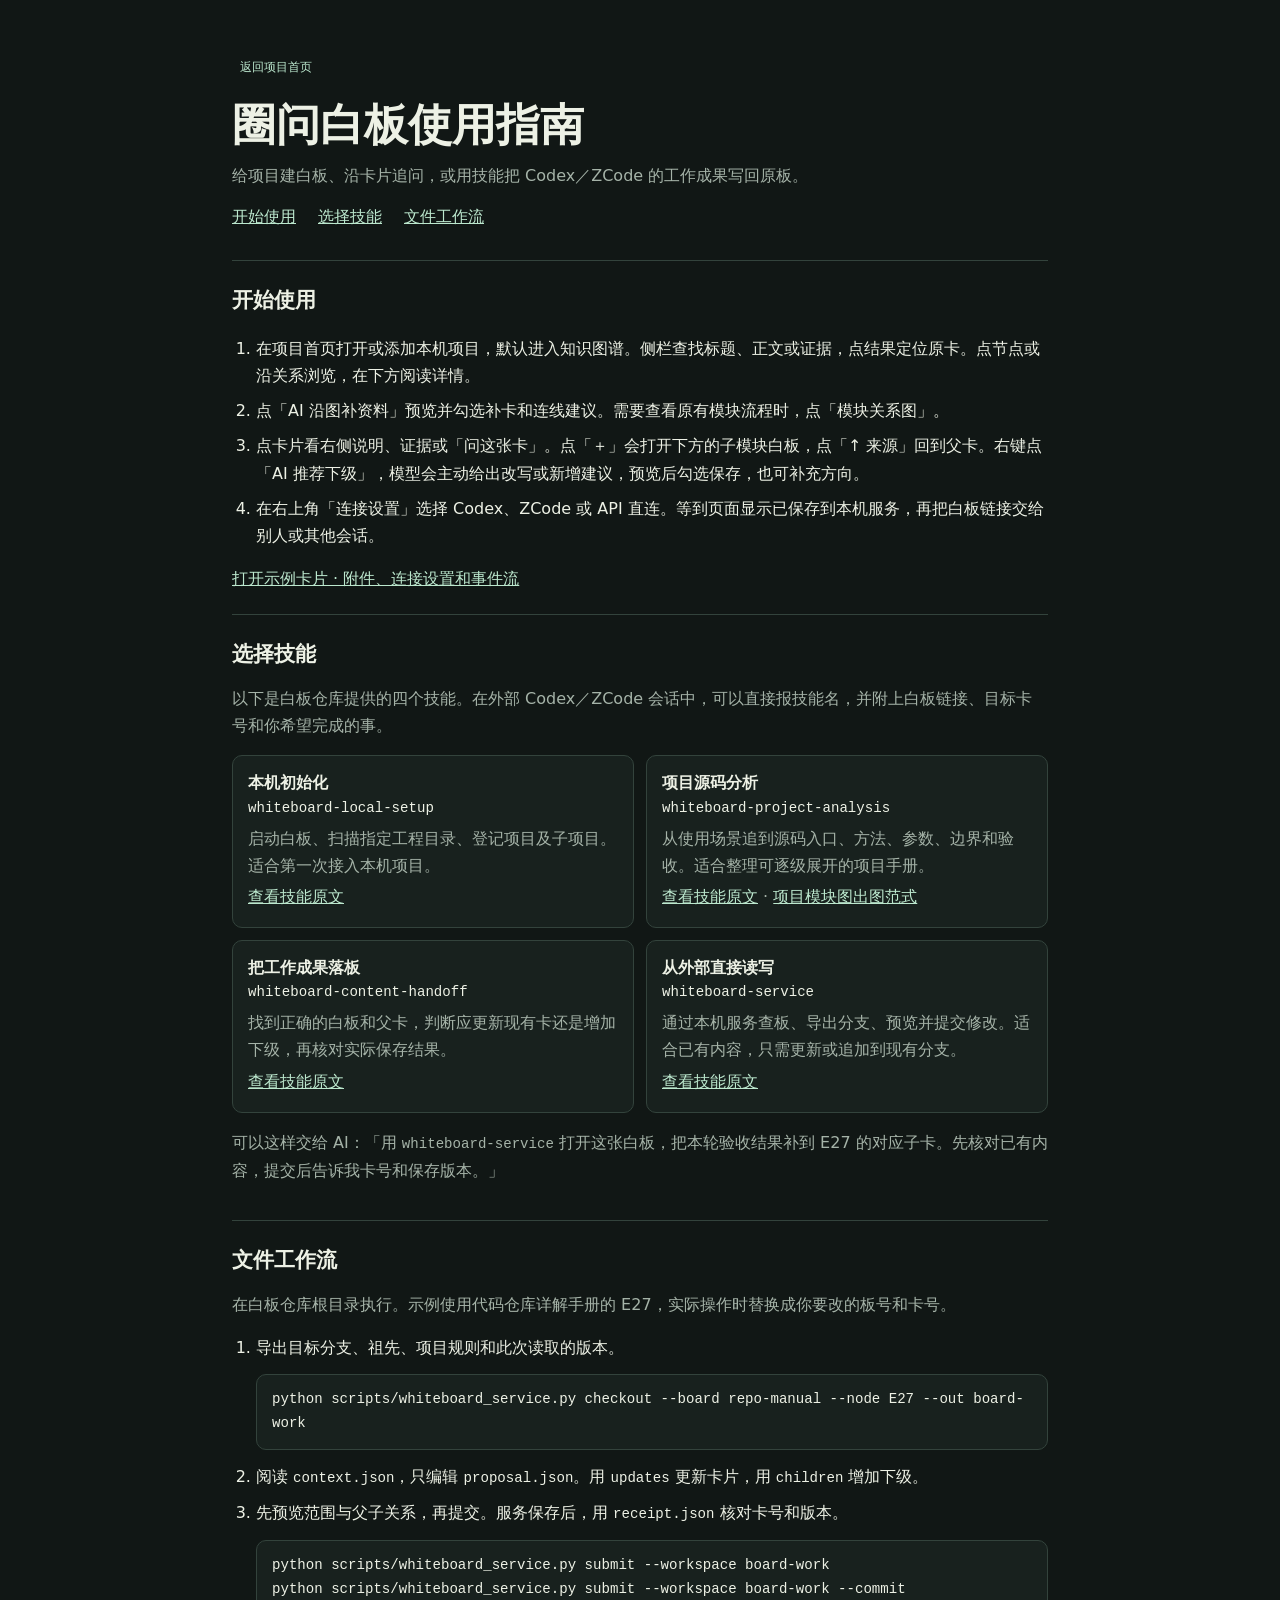
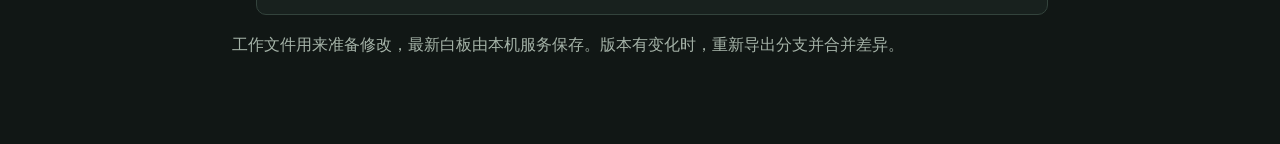
<file: guide.html>
<!doctype html>
<html lang="zh-CN">
<head>
  <meta charset="utf-8">
  <meta name="viewport" content="width=device-width, initial-scale=1">
  <title>圈问白板使用指南</title>
  <link rel="stylesheet" href="/styles.css">
</head>
<body>
  <main class="guide-page">
    <header class="guide-header">
      <a class="tool-button" href="/">返回项目首页</a>
      <h1>圈问白板使用指南</h1>
      <p>给项目建白板、沿卡片追问，或用技能把 Codex／ZCode 的工作成果写回原板。</p>
      <nav class="guide-nav" aria-label="指南章节">
        <a href="#start">开始使用</a>
        <a href="#skills">选择技能</a>
        <a href="#files">文件工作流</a>
      </nav>
    </header>

    <section id="start" aria-labelledby="guide-start">
      <h2 id="guide-start">开始使用</h2>
      <ol>
        <li>在项目首页打开或添加本机项目，默认进入知识图谱。侧栏查找标题、正文或证据，点结果定位原卡。点节点或沿关系浏览，在下方阅读详情。</li>
        <li>点「AI 沿图补资料」预览并勾选补卡和连线建议。需要查看原有模块流程时，点「模块关系图」。</li>
        <li>点卡片看右侧说明、证据或「问这张卡」。点「＋」会打开下方的子模块白板，点「↑ 来源」回到父卡。右键点「AI 推荐下级」，模型会主动给出改写或新增建议，预览后勾选保存，也可补充方向。</li>
        <li>在右上角「连接设置」选择 Codex、ZCode 或 API 直连。等到页面显示已保存到本机服务，再把白板链接交给别人或其他会话。</li>
      </ol>
      <a href="/?board=repo-manual#E27">打开示例卡片 · 附件、连接设置和事件流</a>
    </section>

    <section id="skills" aria-labelledby="guide-skills">
      <h2 id="guide-skills">选择技能</h2>
      <p>以下是白板仓库提供的四个技能。在外部 Codex／ZCode 会话中，可以直接报技能名，并附上白板链接、目标卡号和你希望完成的事。</p>
      <dl class="guide-skills">
        <div>
          <dt>本机初始化 <code>whiteboard-local-setup</code></dt>
          <dd>启动白板、扫描指定工程目录、登记项目及子项目。适合第一次接入本机项目。</dd>
          <dd><a href="/guide/skills/whiteboard-local-setup">查看技能原文</a></dd>
        </div>
        <div>
          <dt>项目源码分析 <code>whiteboard-project-analysis</code></dt>
          <dd>从使用场景追到源码入口、方法、参数、边界和验收。适合整理可逐级展开的项目手册。</dd>
          <dd><a href="/guide/skills/whiteboard-project-analysis">查看技能原文</a> · <a href="/guide/module-diagram-pattern">项目模块图出图范式</a></dd>
        </div>
        <div>
          <dt>把工作成果落板 <code>whiteboard-content-handoff</code></dt>
          <dd>找到正确的白板和父卡，判断应更新现有卡还是增加下级，再核对实际保存结果。</dd>
          <dd><a href="/guide/skills/whiteboard-content-handoff">查看技能原文</a></dd>
        </div>
        <div>
          <dt>从外部直接读写 <code>whiteboard-service</code></dt>
          <dd>通过本机服务查板、导出分支、预览并提交修改。适合已有内容，只需更新或追加到现有分支。</dd>
          <dd><a href="/guide/skills/whiteboard-service">查看技能原文</a></dd>
        </div>
      </dl>
      <p>可以这样交给 AI：「用 <code>whiteboard-service</code> 打开这张白板，把本轮验收结果补到 E27 的对应子卡。先核对已有内容，提交后告诉我卡号和保存版本。」</p>
    </section>

    <section id="files" aria-labelledby="guide-files">
      <h2 id="guide-files">文件工作流</h2>
      <p>在白板仓库根目录执行。示例使用代码仓库详解手册的 E27，实际操作时替换成你要改的板号和卡号。</p>
      <ol>
        <li>导出目标分支、祖先、项目规则和此次读取的版本。
          <pre><code>python scripts/whiteboard_service.py checkout --board repo-manual --node E27 --out board-work</code></pre>
        </li>
        <li>阅读 <code>context.json</code>，只编辑 <code>proposal.json</code>。用 <code>updates</code> 更新卡片，用 <code>children</code> 增加下级。</li>
        <li>先预览范围与父子关系，再提交。服务保存后，用 <code>receipt.json</code> 核对卡号和版本。
          <pre><code>python scripts/whiteboard_service.py submit --workspace board-work
python scripts/whiteboard_service.py submit --workspace board-work --commit</code></pre>
        </li>
      </ol>
      <p>工作文件用来准备修改，最新白板由本机服务保存。版本有变化时，重新导出分支并合并差异。</p>
    </section>
  </main>
</body>
</html>
</file>
<file: styles.css>
:root {
  color-scheme: dark;
  font-family: "Microsoft YaHei UI", "PingFang SC", "Noto Sans CJK SC", system-ui, sans-serif;
  color: #edf1e5;
  background: #111715;
  --surface: #18211e;
  --panel-border: #33433c;
  --muted: #a5b3a8;
  --mint: #bce8ce;
  --teal: #77d4ac;
  --mono: "Cascadia Code", Consolas, "SFMono-Regular", monospace;
}

*, *::before, *::after { box-sizing: border-box; }

body { margin: 0; }
.guide-page { max-width: 920px; margin: 0 auto; padding: clamp(18px, 5vw, 52px); line-height: 1.7; }
.guide-header { margin-bottom: 30px; }
.guide-header h1 { margin: 16px 0 0; font-size: clamp(28px, 5vw, 44px); line-height: 1.2; }
.guide-page h2 { margin: 0 0 12px; font-size: 21px; }
.guide-page p { margin: 10px 0 14px; color: var(--muted); }
.guide-page section { padding: 22px 0; border-top: 1px solid var(--panel-border); }
.guide-page a { color: var(--mint); }
.guide-header > a { display: inline-flex; align-items: center; text-decoration: none; }
.guide-nav { display: flex; flex-wrap: wrap; gap: 10px 22px; }
.guide-page ol { padding-inline-start: 1.5em; }
.guide-page li + li { margin-top: 8px; }
.guide-skills { display: grid; grid-template-columns: repeat(auto-fit, minmax(min(100%, 305px), 1fr)); gap: 12px; }
.guide-skills > div, .guide-page pre { background: var(--surface); border: 1px solid var(--panel-border); border-radius: 10px; padding: 13px 15px; }
.guide-skills dt { font-weight: 700; }
.guide-skills dt code { display: block; font-weight: 400; overflow-wrap: anywhere; }
.guide-skills dd { margin: 4px 0; color: var(--muted); }
.guide-page code { font-family: var(--mono); font-size: .88em; }
.guide-page pre { white-space: pre-wrap; overflow-wrap: anywhere; }
.board-sync-status { display: flex; align-items: center; justify-content: flex-end; flex-wrap: wrap; gap: 8px; padding: 7px clamp(16px, 3.4vw, 54px); color: var(--muted); font-size: 12px; }
.board-sync-status[data-state="error"] { color: #f1c9a7; }
.board-sync-status[hidden] { display: none; }
.board-versions-dialog { width: min(720px, calc(100vw - 32px)); max-height: 85vh; overflow-y: auto; }
.board-version-list { list-style: none; padding: 0; margin: 18px 0; }
.board-version-row { display: flex; justify-content: space-between; align-items: center; flex-wrap: wrap; gap: 10px; padding: 10px 0; border-bottom: 1px solid var(--panel-border); }
.board-version-time { display: block; margin-top: 4px; font-size: 12px; color: var(--muted); }
.board-version-actions { display: flex; flex-wrap: wrap; gap: 6px; }
.board-version-preview { max-height: 320px; overflow: auto; white-space: pre-wrap; overflow-wrap: anywhere; font-size: 13px; line-height: 1.65; }
button, textarea, input, select { font: inherit; }
button { cursor: pointer; }
button:disabled { cursor: default; }

button:focus-visible, textarea:focus-visible, input:focus-visible, select:focus-visible, summary:focus-visible {
  outline: 2px solid var(--teal);
  outline-offset: 3px;
}

.app-shell {
  max-width: 1800px;
  margin: 0 auto;
  padding: 0 clamp(16px, 3.4vw, 54px) 28px;
}

.masthead {
  min-height: 111px;
  display: flex;
  align-items: center;
  justify-content: space-between;
  gap: 20px;
}

.brand { display: flex; align-items: center; gap: 14px; }
.brand-mark {
  display: grid;
  place-items: center;
  width: 45px;
  height: 45px;
  border: 1px solid #466454;
  border-radius: 13px;
  color: var(--mint);
  background: #25392f;
}

.brand-mark svg {
  width: 31px;
  height: 31px;
  fill: none;
  stroke: currentColor;
  stroke-width: 1.65;
  stroke-linecap: round;
  stroke-linejoin: round;
}

.masthead-kicker, .overline {
  margin: 0;
  font-size: 11px;
  font-weight: 650;
  letter-spacing: 0.16em;
  color: var(--muted);
}

.masthead h1 {
  margin: 4px 0 0;
  font-size: clamp(25px, 3vw, 34px);
  font-weight: 690;
  line-height: 1.12;
  letter-spacing: 0.045em;
}

.workspace-nav {
  display: flex;
  align-items: center;
  justify-content: center;
  flex-wrap: wrap;
  min-width: 0;
  gap: 8px;
}

.board-picker {
  position: relative;
  display: flex;
  align-items: center;
  min-width: 0;
  gap: 10px;
  padding: 6px 8px 6px 12px;
  border: 1px solid #466454;
  border-radius: 10px;
  background: #21332a;
  color: var(--mint);
  font-size: 12px;
  font-weight: 650;
  white-space: nowrap;
}

.board-picker select {
  width: clamp(112px, 17vw, 206px);
  min-width: 0;
  min-height: 36px;
  padding: 5px 9px;
  border: 1px solid #527462;
  border-radius: 6px;
  background: #14221b;
  color: #edf1e5;
  font-size: 14px;
  cursor: pointer;
}

.board-picker select:disabled { cursor: default; opacity: 0.75; }

#board-manage {
  flex-shrink: 0;
  min-height: 36px;
  padding-inline: 9px;
  color: var(--mint);
}

#board-manage[aria-expanded="true"] { background: #2b3c33; }

#local-project-link, #close-project { flex-shrink: 0; padding-inline: 10px; text-decoration: none; }
#local-project-link[aria-current="page"] { background: #2b3c33; color: var(--mint); }
:is(#local-project-link, #close-project):focus-visible { outline: 2px solid var(--teal); outline-offset: 3px; }

#project-context > h2 { margin: 9px 0 3px; font-size: clamp(24px, 3vw, 34px); line-height: 1.25; }
#project-context-error { color: #ffceac; }
.project-breadcrumb ol { display: flex; flex-wrap: wrap; align-items: baseline; gap: 4px 9px; margin: 0; padding: 0; list-style: none; font-size: 13px; }
.project-breadcrumb li + li::before { content: "/"; margin-inline-end: 9px; color: var(--muted); }
.project-breadcrumb a, .local-project-descendants a { color: var(--mint); overflow-wrap: anywhere; text-underline-offset: 3px; }

#board-actions {
  position: absolute;
  z-index: 11;
  top: calc(100% + 6px);
  right: 0;
  min-width: 140px;
  padding: 5px;
  display: grid;
  gap: 3px;
  border: 1px solid var(--panel-border);
  border-radius: 8px;
  background: #1e2d25;
  box-shadow: 0 8px 24px #0a150fbd;
}

#board-actions button { justify-content: flex-start; padding-inline: 10px; }
#board-actions button:disabled { opacity: 0.55; }
#board-delete:not(:disabled) { color: #f3b4a7; }
#board-lifecycle-status { margin: 0 0 10px; color: var(--muted); font-size: 13px; }
#board-lifecycle-status:empty { margin: 0; }

.project-home-header, .home-board-header {
  display: flex;
  align-items: center;
  flex-wrap: wrap;
  justify-content: space-between;
  gap: 12px;
}

#local-projects-heading { margin: 0; font-size: clamp(25px, 3vw, 36px); }
.home-board-header h3 { margin: 0; font-size: 17px; }
.home-board-actions { display: flex; flex-wrap: wrap; gap: 8px; }
#board-import-file { max-width: 100%; }
#board-import-preview:empty { display: none; }
.project-home-header p, .home-board-header p { margin: 6px 0 0; color: var(--muted); font-size: 14px; line-height: 1.55; }
.home-board-section { margin-top: 22px; padding-top: 14px; border-top: 1px solid var(--panel-border); }
.home-board-section > .local-project-cards:not(:empty) { margin-top: 12px; }
.home-board-section > .local-project-cards:empty { display: none; }

.local-project-finder {
  max-width: 800px;
  margin-top: 18px;
  padding: 12px 15px;
  border: 1px solid var(--panel-border);
  border-radius: 10px;
  background: var(--surface);
}

.local-project-finder[open] summary { margin-bottom: 12px; }
#local-project-question-form { display: flex; flex-wrap: wrap; gap: 8px; }
#local-project-question { flex: 1 1 220px; min-width: 0; }
#local-project-find { flex: 0 0 auto; justify-content: center; padding-inline: 20px; }
#local-project-find-status:empty, #local-project-choices:empty { display: none; }
#local-project-find-status, #local-project-count { margin: 12px 0 0; color: var(--muted); font-size: 13px; }
#local-project-matches { display: grid; gap: 10px; margin-top: 12px; }
#local-project-choices { display: flex; flex-wrap: wrap; gap: 6px; }
#local-project-choices button { justify-content: start; text-align: start; white-space: normal; overflow-wrap: anywhere; }
#local-project-choices button[aria-pressed="true"] { border-color: #6fa587; background: #2b3c33; color: var(--mint); }
#local-project-preview .local-project-card { background: #1e2b24; border-color: #466454; }
#local-project-preview h3 { margin: 0; font-size: 17px; }
#local-project-preview .submit-button { flex: 0 0 auto; }

.local-project-browse { margin-top: 22px; padding-top: 13px; border-top: 1px solid var(--panel-border); }
:is(.local-project-browse, .local-project-finder, #home-examples) > summary {
  width: fit-content;
  cursor: pointer;
  padding-block: 5px;
  color: var(--mint);
}
.local-project-browse[open] summary { margin-bottom: 12px; }
#local-project-count { margin-bottom: 14px; }

.local-project-filters { display: flex; flex-wrap: wrap; gap: 8px; }
#local-project-question, .local-project-filters input, .local-project-filters select {
  min-height: 40px;
  padding: 7px 10px;
  border: 1px solid #466454;
  border-radius: 7px;
  background: #18241e;
  color: inherit;
  font-size: 14px;
}

.local-project-filters input { width: min(245px, 100%); }
#local-project-question::placeholder, .local-project-filters input::placeholder { color: var(--muted); }

.local-project-cards {
  display: grid;
  grid-template-columns: repeat(auto-fill, minmax(min(100%, 290px), 1fr));
  gap: 14px;
}

.local-project-card {
  display: flex;
  flex-direction: column;
  gap: 10px;
  min-width: 0;
  padding: 16px;
  border: 1px solid var(--panel-border);
  border-radius: 10px;
  background: var(--surface);
}

.local-project-card :is(h3, h4) { margin: 0; font-size: 17px; overflow-wrap: anywhere; }
.local-project-category { margin: 0; color: var(--teal); font-size: 12px; }
.local-project-description { flex: 1; margin: 0; color: var(--muted); font-size: 13px; line-height: 1.6; }
.local-project-path {
  padding: 8px;
  border-radius: 5px;
  background: #111916;
  color: var(--mint);
  font: 12px / 1.5 var(--mono);
  overflow-wrap: anywhere;
}

.local-project-actions { display: flex; flex-wrap: wrap; gap: 8px; }
.local-project-actions :is(a, button) { min-height: 34px; padding-inline: 10px; font-size: 13px; text-decoration: none; }
.local-project-actions a { flex: 0 0 auto; }
#local-project-more { margin-top: 12px; border-color: var(--panel-border); }
.local-project-feedback { margin: 0; color: var(--mint); font-size: 12px; }
.local-project-feedback:empty { margin-top: -10px; }
.local-project-descendants { padding-top: 6px; border-top: 1px solid var(--panel-border); font-size: 13px; }
.local-project-descendants ul { display: grid; gap: 7px; margin: 4px 0 0; padding-inline-start: 19px; }

.board-dialog {
  width: min(360px, calc(100% - 32px));
  padding: 20px;
  border: 1px solid #466454;
  border-radius: 13px;
  background: var(--surface);
  color: inherit;
  box-shadow: 0 12px 38px #0006;
}

.board-dialog::backdrop { background: #080d0bbf; }
.board-dialog h2, #board-empty-state h2 { margin: 0 0 12px; font-size: 18px; font-weight: 680; }
.board-dialog label, .board-dialog p { color: var(--muted); font-size: 13px; line-height: 1.5; }
.board-dialog p { margin: 0; overflow-wrap: anywhere; }
.board-dialog label { display: block; margin-bottom: 6px; }
.board-dialog input, .board-dialog textarea {
  width: 100%;
  min-height: 36px;
  padding: 6px 8px;
  border: 1px solid #46584f;
  border-radius: 6px;
  background: #141c19;
  color: inherit;
}

.board-dialog .board-dialog-scope { margin-bottom: 14px; }
.board-dialog textarea { resize: vertical; font: inherit; }

#response-preview-dialog { width: min(580px, calc(100% - 32px)); }
#response-preview-text {
  max-height: min(310px, 44dvh);
  overflow: auto;
  margin: 12px 0 0;
  padding: 10px;
  border: 1px solid var(--panel-border);
  border-radius: 6px;
  background: #141c19;
  font: 12px/1.55 var(--mono);
  white-space: pre-wrap;
  overflow-wrap: anywhere;
}

.board-repository-field { margin-top: 14px; }
.board-dialog .board-field-hint { margin-top: 6px; }
.board-dialog .board-dialog-error { margin-top: 8px; color: #f3b4a7; }
.board-dialog-actions { display: flex; justify-content: flex-end; gap: 8px; margin-top: 17px; }
.board-dialog-actions .tool-button { padding-inline: 10px; }
.board-dialog-actions .board-delete-confirm { border-color: #98685d; background: #522e29; color: #ffd7cf; }
.board-dialog-actions .board-delete-confirm:hover { background: #693a33; }
#board-empty-state {
  min-height: 280px;
  display: grid;
  place-content: center;
  justify-items: center;
  padding: 24px;
  border: 1px solid var(--panel-border);
  border-radius: 15px;
  background: var(--surface);
}

.demo-label {
  display: flex;
  align-items: center;
  gap: 8px;
  padding: 7px 11px;
  border: 1px solid var(--panel-border);
  border-radius: 99px;
  color: var(--muted);
  font-size: 12px;
  white-space: nowrap;
}

.connection-dot, .legend-dot {
  display: inline-block;
  width: 6px;
  height: 6px;
  border-radius: 50%;
  background: var(--teal);
}

.connection-area { display: flex; align-items: center; gap: 8px; }
.connection-settings { position: relative; color: var(--muted); font-size: 12px; }
.connection-settings summary { padding: 7px 4px; cursor: pointer; white-space: nowrap; }
.connection-fields {
  position: absolute;
  z-index: 10;
  top: calc(100% + 6px);
  right: 0;
  width: 218px;
  padding: 12px;
  display: grid;
  gap: 6px;
  border: 1px solid var(--panel-border);
  border-radius: 9px;
  background: #1e2d25;
  box-shadow: 0 8px 24px #0a150fbd;
}
.connection-fields :is(input, select) {
  width: 100%;
  min-height: 32px;
  padding: 4px 7px;
  border: 1px solid #46584f;
  border-radius: 6px;
  color: #eef4ee;
  background: #141c19;
}
.connection-fields input::placeholder { color: #a1b3a7; }

.workspace {
  display: grid;
  grid-template-columns: minmax(0, 1fr) minmax(282px, 324px);
  align-items: stretch;
  gap: 16px;
}

.canvas-panel, .context-panel {
  min-width: 0;
  display: flex;
  flex-direction: column;
  border: 1px solid var(--panel-border);
  border-radius: 15px;
  background: var(--surface);
  overflow: hidden;
}

.canvas-bar {
  position: relative;
  min-height: 77px;
  display: flex;
  align-items: center;
  justify-content: space-between;
  gap: 14px;
  padding: 13px 19px;
  border-bottom: 1px solid var(--panel-border);
}

.canvas-name h2 {
  margin: 4px 0 0;
  font-size: clamp(15px, 1.6vw, 21px);
  font-weight: 680;
  letter-spacing: 0.015em;
}
.canvas-name:has(#board-repository-label:not([hidden])) { min-width: 0; }
#project-context:not([hidden]) ~ #board-workspace #board-repository-label { display: none; }
#board-repository-label {
  max-width: 24ch;
  margin: 4px 0 0;
  overflow: hidden;
  color: var(--muted);
  font-size: 11px;
  line-height: 1.4;
  text-overflow: ellipsis;
  white-space: nowrap;
}

.toolbar, .tool-group { display: flex; align-items: center; }
.toolbar { flex-shrink: 1; flex-wrap: wrap; gap: 7px; min-width: 0; }
.tool-group {
  padding: 2px;
  border: 1px solid #34453e;
  border-radius: 8px;
  background: #141c19;
}

.tool-button {
  display: inline-flex;
  align-items: center;
  justify-content: center;
  gap: 4px;
  min-height: 31px;
  padding: 0 7px;
  border: 1px solid transparent;
  border-radius: 5px;
  background: transparent;
  color: #c0cbc2;
  font-size: 12px;
  white-space: nowrap;
}

.tool-button:hover { background: #2b3c33; color: #f2f6ef; }
.mode-button[aria-pressed="true"], .mode-button.is-active {
  border-color: #486c57;
  background: #2a4436;
  color: var(--mint);
}

.tool-button svg {
  flex: none;
  width: 16px;
  height: 16px;
  fill: none;
  stroke: currentColor;
  stroke-width: 1.4;
  stroke-linecap: round;
  stroke-linejoin: round;
}

.icon-button { width: 31px; padding: 0; font-size: 18px; }
#fit { height: 37px; width: 36px; border-color: #34453e; border-radius: 8px; }
.canvas-navigation { display: flex; align-items: center; gap: 5px; }
#card-search-toggle, #return-overview {
  min-height: 33px;
  border-color: #34453e;
  border-radius: 8px;
}
#card-search-toggle { cursor: pointer; list-style: none; }
#card-search-toggle::-webkit-details-marker { display: none; }
#card-search[open] > summary, #return-overview { color: var(--mint); }
#card-search[open] > summary { background: #2a4436; border-color: #486c57; }
#card-search-panel {
  position: absolute;
  z-index: 8;
  inset-block-start: calc(100% + 4px);
  inset-inline-end: 12px;
  width: min(348px, calc(100% - 24px));
  padding: 8px;
  border: 1px solid #41574b;
  border-radius: 10px;
  background: #1e2d25;
  box-shadow: 0 8px 24px #0a150fbd;
}
#card-search-form {
  display: grid;
  grid-template-columns: minmax(0, 1fr) auto;
  align-items: center;
  gap: 6px;
}
#card-search-input {
  width: 100%;
  min-height: 35px;
  padding: 6px 9px;
  border: 1px solid #46584f;
  border-radius: 6px;
  color: #eef4ee;
  background: #141c19;
  font: inherit;
  font-size: 13px;
}
#card-search-input::placeholder { color: #a1b3a7; }
#card-search-question {
  border-color: #496b57;
  background: #284337;
  color: var(--mint);
}
.card-search-engine {
  display: flex;
  align-items: center;
  gap: 7px;
  margin: 7px 3px 0;
  color: var(--muted);
  font-size: 12px;
}
#card-search-engine {
  min-height: 28px;
  border: 1px solid #46584f;
  border-radius: 6px;
  padding-inline: 6px;
  color: inherit;
  background: #141c19;
}
#card-search-status { margin: 0; color: var(--muted); font-size: 12px; }
#card-search-status:not(:empty) { margin: 6px 3px 0; }
#card-search-results:empty { display: none; }
#card-search-results {
  max-height: min(260px, 40dvh);
  margin: 5px 0 0;
  padding: 0;
  overflow-y: auto;
  overscroll-behavior: contain;
  list-style: none;
}
.card-search-result {
  display: grid;
  gap: 3px;
  width: 100%;
  padding: 7px 9px;
  border: 0;
  border-radius: 6px;
  color: #eef4ee;
  background: transparent;
  font: inherit;
  text-align: start;
  overflow-wrap: anywhere;
}
.card-search-result:is(:hover, :focus-visible, [aria-current="true"]) { background: #2b3c33; }
.card-search-title { font-size: 13px; font-weight: 650; }
.card-search-path { color: #a9bbaf; font-size: 11px; }
#card-search-nav {
  display: flex;
  align-items: center;
  gap: 1px;
  border: 1px solid #34453e;
  border-radius: 8px;
  color: var(--mint);
  background: #141c19;
}
#card-search-nav button { min-height: 31px; padding-inline: 6px; }
#card-search-position {
  min-width: 4ch;
  font-size: 11px;
  text-align: center;
  white-space: nowrap;
}
#card-search-position:focus-visible { outline: 1px solid var(--teal, #81b69c); }
#zoom-value {
  min-width: 43px;
  text-align: center;
  font: 11px var(--mono);
  color: var(--muted);
}

#viewport {
  position: relative;
  width: 100%;
  height: clamp(425px, calc(100dvh - 237px), 850px);
  overflow: hidden;
  touch-action: none;
  user-select: none;
  cursor: grab;
  background-color: #171f1c;
  background-image: radial-gradient(circle, #37463e 1px, transparent 1.4px);
  background-position: 8px 8px;
  background-size: 20px 20px;
}

#viewport:focus-visible { outline: 2px solid var(--teal); outline-offset: -2px; }

#empty-canvas-start:not([hidden]) {
  position: absolute;
  inset: 0;
  z-index: 2;
  display: grid;
  place-items: center;
  padding: 24px;
  text-align: center;
  pointer-events: none;
}

.empty-canvas-panel {
  width: min(100%, 390px);
  padding: clamp(16px, 3vw, 26px);
  border: 1px solid var(--panel-border);
  border-radius: 12px;
  background: var(--surface);
}
.empty-canvas-panel h3 { margin: 0; font-size: 18px; }
.empty-canvas-panel p { margin: 7px 0 0; color: var(--muted); font-size: 13px; line-height: 1.55; }
.empty-canvas-actions { display: flex; justify-content: center; flex-wrap: wrap; gap: 8px; margin-top: 16px; }
.empty-canvas-actions button { pointer-events: auto; }
#repository-init-status { color: var(--mint); }
#repository-init-hint:empty, #repository-init-status:empty { display: none; }

#viewport[data-mode="pan"] [data-element-id]:not([aria-busy="true"]) { cursor: grab; }
#viewport.is-panning { cursor: grabbing; }
#viewport.is-moving-cards .is-dragging:not([aria-busy="true"]) { cursor: grabbing; z-index: 4; }
#viewport[data-mode="pan"] [data-element-id][aria-pressed="true"]:not(.is-selected) {
  outline: 2px solid var(--teal);
  outline-offset: 3px;
}
#viewport.is-moving-cards :is(#selection-highlights, #ask-popover) { visibility: hidden; }
#viewport[data-mode="pin"] [data-element-id] { cursor: pointer; }

#canvas-menu {
  position: absolute;
  z-index: 7;
  min-width: 138px;
  padding: 4px;
  border: 1px solid var(--panel-border);
  border-radius: 8px;
  background: var(--surface);
  box-shadow: 0 6px 20px #0005;
  cursor: default;
}

#canvas-menu button {
  width: 100%;
  padding: 7px 10px;
  border: 0;
  border-radius: 4px;
  background: transparent;
  color: inherit;
  text-align: left;
  white-space: nowrap;
}

#canvas-menu button:is(:hover, :focus-visible) { background: #2b3c33; }

.canvas-menu-modes {
  display: grid;
  grid-template-columns: repeat(4, 1fr);
  gap: 2px;
  margin-bottom: 4px;
  padding-bottom: 4px;
  border-bottom: 1px solid var(--panel-border);
}

#canvas-menu .canvas-menu-modes button { padding-inline: 8px; text-align: center; }
#canvas-menu button[aria-pressed="true"] { background: #294137; color: var(--mint); }
#canvas-menu :is(#canvas-menu-delete, #canvas-menu-delete-edge):not(:disabled) { color: #f3b4a7; }

#viewport.is-file-drop-target::after {
  content: "松手添加附件";
  position: absolute;
  inset: 8px;
  z-index: 6;
  display: grid;
  place-items: center;
  border: 2px dashed #a1d8b5;
  border-radius: 12px;
  background: #1a2b23d9;
  color: #e5f6e9;
  font-size: 18px;
  font-weight: 650;
  pointer-events: none;
}

#ask-popover {
  position: absolute;
  top: 12px;
  left: 12px;
  z-index: 5;
  width: max-content;
  max-width: calc(100% - 16px);
  cursor: auto;
  user-select: text;
}

#ask-popover[hidden], #ask-open[hidden], #ask-composer[hidden],
#ask-popover:has(#ask-composer:not([hidden])) #selection-toolbar { display: none; }

#ask-popover:has(#ask-composer:not([hidden])) { width: min(338px, calc(100% - 16px)); }

#expand-card {
  position: absolute;
  z-index: 6;
  width: max-content;
  max-width: calc(100% - 16px);
  cursor: auto;
}

#viewport.is-moving-cards #expand-card { visibility: hidden; }
#expand-card button {
  border: 1px solid var(--panel-border);
  border-radius: 7px;
  min-height: 30px;
  background: #243830;
  color: var(--mint);
}
#expand-card button:disabled { opacity: .6; }
#expand-card-open { padding-inline: 9px; font-size: 12px; white-space: nowrap; }
#expand-card button:is(:hover, :focus-visible):not(:disabled) { border-color: #4f7160; background: #2b4437; }
#expand-card-form {
  width: 340px;
  max-width: 100%;
  padding: 10px;
  border: 1px solid var(--panel-border);
  border-radius: 10px;
  background: var(--surface);
  box-shadow: 0 6px 18px #0004;
  font-size: 13px;
}
#expand-card-form label { display: block; margin-bottom: 7px; }
#expand-card-strategy {
  width: 100%;
  margin-bottom: 10px;
  padding: 5px 7px;
  border: 1px solid var(--panel-border);
  border-radius: 6px;
  background: var(--surface);
  color: inherit;
}
.expand-card-actions { display: flex; flex-wrap: wrap; gap: 6px; margin-bottom: 9px; }
#expand-card-close { margin-left: auto; min-width: 30px; }
.expand-card-row { display: flex; gap: 6px; }
#expand-card-focus {
  flex: 1;
  min-width: 0;
  padding: 5px 7px;
  border: 1px solid var(--panel-border);
  border-radius: 6px;
  background: #111715;
  color: inherit;
}
#expand-card-status { margin: 8px 0 0; color: var(--muted); overflow-wrap: anywhere; }

#selection-toolbar { display: flex; flex-wrap: wrap; align-items: stretch; gap: 6px; }
#move-selection {
  padding-inline: 8px;
  border-color: #4f7160;
  border-radius: 8px;
  background: #1d2d25;
  color: #d5e9dd;
  cursor: grab;
  touch-action: none;
  user-select: none;
}
#move-selection:hover { background: #2b4437; }
#move-selection:active { cursor: grabbing; }
#move-selection:disabled { opacity: 0.6; cursor: default; }

#ask-open {
  display: flex;
  align-items: center;
  gap: 7px;
  padding: 7px 11px;
  border: 1px solid #7fbc9a;
  border-radius: 8px;
  background: #253d31;
  color: #ebf6ec;
  box-shadow: 0 5px 15px #0a150fb3;
  font-size: 13px;
  font-weight: 680;
  white-space: nowrap;
}

#ask-open:hover { background: #345441; }
#ask-open > span { color: var(--mint); }
#ask-open > svg {
  width: 16px;
  height: 16px;
  fill: none;
  stroke: var(--mint);
  stroke-width: 1.45;
  stroke-linecap: round;
  stroke-linejoin: round;
}

#ask-composer {
  width: 100%;
  max-height: 286px;
  padding: 11px 13px 13px;
  border: 1px solid #7fbc9a;
  border-radius: 10px;
  background: #1e2d25;
  box-shadow: 0 8px 24px #0a150fbd;
  overflow: auto;
  overscroll-behavior: contain;
}

#ask-composer.is-file-drop-target {
  outline: 2px dashed #a1d8b5;
  outline-offset: -4px;
}

#attachment-hint { margin: 5px 0; color: var(--muted); font-size: 11px; }

.ask-heading { display: flex; align-items: center; justify-content: space-between; gap: 6px; }
.ask-heading h3 { margin: 0; color: #eef5ea; font-size: 15px; font-weight: 700; }
#ask-close { width: 26px; min-height: 26px; }
#ask-scope {
  max-height: 38px;
  margin: 4px 0 10px;
  padding-left: 8px;
  border-left: 2px solid #6aa587;
  color: #afc5b5;
  overflow: auto;
  overscroll-behavior: contain;
  overflow-wrap: anywhere;
  scrollbar-width: thin;
  font-size: 12px;
  line-height: 19px;
}
#ask-scope:empty { display: none; }

#board {
  position: absolute;
  top: 0;
  left: 0;
  width: 1050px;
  height: 700px;
  transform-origin: 0 0;
}

#organization-labels { position: absolute; inset: 0; pointer-events: none; }
#board.is-organized:has(.organized-item) > :is(.board-caption, .notes-guide) { display: none; }

.organization-lane-label {
  position: absolute;
  padding: 5px 9px;
  border: 1px solid #4c6959;
  border-radius: 5px;
  color: #c5e5d0;
  background: #23372c;
  font-size: 13px;
  font-weight: 700;
  letter-spacing: 0.05em;
  white-space: nowrap;
}

.organization-trunk-label { transform: translateX(-50%); }

.board-caption, .notes-guide {
  position: absolute;
  left: 44px;
  top: 65px;
  color: #a4b7a9;
  font-size: 14px;
  letter-spacing: 0.12em;
  pointer-events: none;
}

.board-caption span {
  margin-right: 10px;
  padding: 3px 6px;
  border: 1px solid #456150;
  border-radius: 5px;
  color: var(--mint);
  font: 13px var(--mono);
}

.notes-guide {
  left: 692px;
  top: 65px;
  display: flex;
  align-items: center;
  gap: 9px;
  color: #899d91;
}

.notes-guide span {
  width: 15px;
  height: 8px;
  border: 1px dashed #719981;
  border-radius: 2px;
}

.board-card {
  position: absolute;
  display: flex;
  flex-direction: column;
  gap: 11px;
  padding: 18px;
  border: 1px solid #a9ad99;
  border-radius: 12px;
  box-shadow: 0 6px 15px #0c151366;
  color: #1c2922;
  background: #eeeddf;
}

.board-card.is-selected {
  border-color: var(--teal);
  outline: 3px solid var(--teal);
  outline-offset: 4px;
  box-shadow: 0 6px 23px #09120e99;
}

.board-card:focus-visible {
  outline: 3px solid #fff0b0;
  outline-offset: 5px;
}

.card-text { left: 44px; top: 112px; width: 312px; height: 228px; }
.card-formula { left: 390px; top: 112px; width: 270px; height: 228px; background: #dce8d8; }
.card-shape { left: 44px; top: 380px; width: 616px; height: 220px; background: #e8e9d9; }

.card-meta {
  display: flex;
  align-items: center;
  justify-content: space-between;
  font: 12px var(--mono);
  color: #4c6053;
}

.card-meta span:first-child {
  padding: 3px 7px;
  border: 1px solid #71877955;
  border-radius: 4px;
  background: #d7e3d7;
  font-family: inherit;
  font-weight: 650;
  letter-spacing: 0.06em;
}

.element-title {
  margin: 0;
  font-size: 19px;
  font-weight: 720;
  line-height: 1.35;
}

.element-content {
  color: #394941;
  font-size: 15px;
  line-height: 1.62;
}

.element-content p { margin: 8px 0 0; }
.element-content code {
  display: block;
  padding: 8px;
  border: 1px solid #9aaf9c;
  border-radius: 5px;
  background: #f4f5eb;
  color: #205740;
  text-align: center;
  overflow-wrap: anywhere;
  font: 14px var(--mono);
}

.card-foot {
  margin-top: auto;
  font-size: 11px;
  color: #5a6f5f;
  font-weight: 680;
  letter-spacing: 0.12em;
}

.diagram { display: flex; align-items: center; gap: 12px; }
.diagram-step {
  display: grid;
  flex: 1;
  gap: 5px;
  min-width: 0;
  padding: 9px 13px;
  border: 1px solid #9baf9a;
  border-radius: 7px;
  background: #f1f4e9;
}

.diagram-step span { color: #4e7059; font: 12px var(--mono); }
.diagram-step strong { color: #263b30; font-weight: 650; }
.diagram-arrow { color: #548063; font-size: 21px; }

#overlay, #threads, #note-overlay {
  position: absolute;
  inset: 0;
  width: 100%;
  height: 100%;
  pointer-events: none;
}

#overlay { overflow: visible; z-index: 2; }
#board.is-organized:has(.organized-item) > .board-card, #board > [data-generated-module] { z-index: 3; }
#threads { z-index: 3; }
#note-overlay { overflow: visible; z-index: 4; }
#lasso-path {
  stroke: #96f1c3;
  stroke-width: 2.5px;
  stroke-linecap: round;
  stroke-linejoin: round;
  stroke-dasharray: 7 5;
  fill: #70e5ae29;
  vector-effect: non-scaling-stroke;
}

#lasso-path.is-closed { fill: none; }

#selection-highlights rect {
  fill: #35c78544;
  stroke: #25835d;
  stroke-width: 1px;
  vector-effect: non-scaling-stroke;
}

#connections > path {
  stroke: #759e8a;
  stroke-width: 1.2px;
  stroke-opacity: 0.8;
  stroke-linecap: round;
  stroke-linejoin: round;
  fill: none;
  vector-effect: non-scaling-stroke;
}

#connections > .guide-connection--primary { stroke: #8eac9d; }
#connections > .connection-bundle { stroke-width: 1.1px; stroke-opacity: 0.65; }
#connections > .reply-connection { stroke-dasharray: 4 5; }
#connections > .connection-bundled { stroke: none; }
#connections.is-tracing > path:not(.connection-hit, .connection-bundled, .connection-related, .connection-selected) {
  stroke-opacity: 0.35;
}
#connections > .connection-related { stroke: #b2dec8; stroke-width: 2px; stroke-opacity: 1; }
#connection-tip path { fill: #ffb889; }
#connections > .connection-hit { display: none; stroke: transparent; stroke-width: 18px; vector-effect: non-scaling-stroke; }
#viewport[data-mode="connect"] .connection-hit { display: block; pointer-events: stroke; cursor: pointer; }
#connections > .connection-selected,
#viewport[data-mode="connect"] #connections > path:has(+ .connection-hit:is(:hover, :focus-visible)) {
  stroke: #ffb889;
  stroke-width: 2.25px;
  stroke-opacity: 1;
  stroke-dasharray: none;
}
#connections > .connection-selected,
#viewport[data-mode="connect"] #connections:not(:has(.connection-selected)) > path:has(+ .connection-hit:is(:hover, :focus-visible)) {
  marker-end: url("#connection-tip");
}
#viewport[data-mode="connect"] [data-element-id] { cursor: crosshair; }
[data-element-id].connection-source { outline: 2px solid #ffb889; outline-offset: 4px; }
[data-element-id].connection-target { outline: 3px solid #96f1c3; outline-offset: 4px; }

#connection-preview {
  fill: none;
  stroke: #ffb889;
  stroke-width: 2.5px;
  stroke-linecap: round;
  vector-effect: non-scaling-stroke;
}
#connection-preview[hidden] { display: none; }

.thread-note {
  position: absolute;
  display: flex;
  flex-direction: column;
  gap: 5px;
  width: 300px;
  min-height: 156px;
  padding: 11px 13px;
  border: 1px solid #78b593;
  border-radius: 9px;
  background: #263e32;
  box-shadow: 0 7px 16px #0a150f88;
  color: #ebf6ec;
  pointer-events: auto;
  user-select: text;
  cursor: auto;
}

.thread-note.branch-note {
  width: 420px;
  min-height: 244px;
  gap: 8px;
  padding: 14px 16px;
  border-color: #9da9ce;
  border-top-width: 3px;
  background: #292f42;
}

#viewport[data-mode="select"] [data-element-id] { cursor: crosshair; }
#viewport.is-space-panning :is([data-element-id], .connection-hit):not([aria-busy="true"]) { cursor: grab; }
#viewport.is-panning :is([data-element-id], .connection-hit):not([aria-busy="true"]) { cursor: grabbing; }
.thread-note.is-selected { outline: 2px solid var(--teal); outline-offset: 3px; }
.thread-note:focus-visible { outline: 3px solid #fff0b0; outline-offset: 4px; }

.thread-heading { margin: 0; color: #a9d6b9; font-size: 11px; font-weight: 680; letter-spacing: 0.08em; }
.branch-note .thread-heading { color: #c3cee9; }
.thread-question {
  flex: none;
  margin: 0;
  color: #f0f6ee;
  font-size: 13px;
  line-height: 18px;
  font-weight: 680;
  overflow-wrap: anywhere;
}

.thread-answer {
  min-height: 0;
  margin: 0;
  flex: none;
  color: #d5e7da;
  font-size: 13px;
  line-height: 1.52;
  white-space: pre-wrap;
  overflow-wrap: anywhere;
}

.branch-note .thread-answer { color: #e0e5f1; line-height: 1.62; }

.thread-note[data-answer-outline] { min-height: 0; }
.thread-note[data-section-of] { min-height: 100px; }
.thread-original {
  color: inherit;
  font-size: 12px;
  line-height: 1.5;
}
.thread-original summary { cursor: pointer; }
.thread-original p {
  max-height: 180px;
  overflow: auto;
  margin: 6px 0 0;
  white-space: pre-wrap;
  overflow-wrap: anywhere;
}
.thread-answer:empty { display: none; }
.thread-status { margin: 0; color: #bed6c7; font-size: 12px; line-height: 1.45; overflow-wrap: anywhere; }
.thread-status:not([data-state="pending"]) { color: #ffc7b8; }
.thread-retry, .thread-response-preview { align-self: flex-start; min-height: 28px; padding: 3px 9px; }
.thread-retry[hidden] { display: none; }
.thread-note.is-streaming { border-color: #b1e1c3; }

:is(.board-card, .thread-note).organized-item {
  --organized-accent: #6aab87;
  --organized-surface: #e6eee1;
  display: block;
  height: auto;
  padding: 14px 16px;
  border-color: #92aa98;
  border-left: 4px solid var(--organized-accent);
  background: var(--organized-surface);
  color: #26382e;
}

.organized-item[data-organized-category="done"] { --organized-accent: #5eae91; --organized-surface: #d9eee3; }
.organized-item[data-organized-category="optimize"] { --organized-accent: #bb9262; --organized-surface: #f0e6d4; }
.organized-item[data-organized-category="reference"] { --organized-accent: #899fc4; --organized-surface: #e1e8f4; }
.organized-item[hidden] { display: none; }
.organized-item > :not(.organized-face, .thread-status, .thread-retry, .thread-original, .thread-response-preview) { display: none; }
.organized-item > .thread-status { margin-bottom: 6px; color: #4b604f; }
.organized-item > .thread-status:not([data-state="pending"]) { color: #842d25; }
.organized-item > :is(.thread-retry, .thread-response-preview) { margin-bottom: 6px; }

.organized-face { display: grid; gap: 7px; min-width: 0; overflow-wrap: anywhere; }
.organized-head { display: flex; flex-wrap: wrap; align-items: center; gap: 6px; }
.organized-meta { margin-right: auto; }
.organized-body { display: grid; gap: 7px; }
.organized-body[hidden] { display: none; }
.card-requirement { display: grid; gap: 7px; }
.card-requirement h4, .card-requirement p { margin: 0; }
.card-requirement h4, .card-requirement strong { font-weight: 680; }
.card-requirement :is(ol, ul) { display: grid; gap: 6px; margin: 6px 0 0; padding-inline-start: 16px; }
.card-requirement summary { cursor: pointer; }
.module-fold, .branch-toggle {
  padding: 2px 6px;
  border: 1px solid #a3b5a8;
  border-radius: 4px;
  background: #f4f7f0;
  color: #355143;
  font-size: 11px;
  cursor: pointer;
  white-space: nowrap;
}
.branch-toggle { background: #d8eae0; border-color: #91b29f; }
.thread-heading > .branch-toggle { margin-left: 8px; }
.organized-face :is(h2, h3, h4, .element-title, .thread-question) {
  max-height: none;
  margin: 0;
  color: #26382e;
  font-size: 17px;
  font-weight: 720;
  line-height: 1.35;
}
.organized-face > h3 { padding-right: 23px; }
.organized-face :is(p, .element-content, .thread-answer) { margin: 0; color: #3d5044; font-size: 14px; line-height: 1.55; }
.organized-summary { white-space: pre-line; }
.organized-code-path { overflow-wrap: anywhere; }
.organized-code-preview {
  margin: 0;
  padding: 8px;
  border: 1px solid #a8b7ac;
  border-radius: 5px;
  background: #eef2ea;
  color: #233c2f;
  font: 12px/1.5 var(--mono);
  white-space: pre-wrap;
  overflow-wrap: anywhere;
}
[data-draft-root] :is(.organized-meta, .thread-heading)::after {
  content: "草稿";
  margin-inline-start: 6px;
  color: #52685c;
  font-weight: 650;
}
[data-draft-root] .thread-heading::after { color: var(--mint); }
.organized-face .organized-evidence { color: #52685c; font: 11px/1.5 var(--mono); }

.board-card[data-guide-level] {
  --guide-surface: #eef2e9;
  --guide-border: #a2baa9;
  --guide-accent: #81ad94;
  --guide-heading: #203c2e;
  --guide-text: #405248;
  --guide-kicker: #476954;
  --guide-control: #355746;
  --guide-control-surface: #f8faf5;
  --guide-branch-surface: #daece0;
  padding: 14px 16px 16px;
  border: 1px solid var(--guide-border);
  border-top: 3px solid var(--guide-accent);
  background: var(--guide-surface);
  color: var(--guide-heading);
}

.board-card[data-guide-level="overview"] {
  --guide-surface: #244739;
  --guide-border: #5e8f77;
  --guide-accent: #a8ddbf;
  --guide-heading: #f2faf2;
  --guide-text: #e0eee4;
  --guide-kicker: #bddec9;
  --guide-control: #edf7ed;
  --guide-control-surface: #315746;
  --guide-branch-surface: #416c56;
  padding: 18px 20px;
}

.board-card[data-guide-level="detail"] {
  --guide-surface: #e4ebe2;
  --guide-border: #a6b9ab;
  --guide-accent: #98af9f;
  border-top-width: 1px;
  border-left: 3px solid var(--guide-accent);
}

.board-card[data-guide-level] .organized-face { gap: 9px; }
.board-card[data-guide-level] .organized-head { gap: 4px; }
.board-card[data-guide-level] .organized-meta {
  color: var(--guide-kicker);
  font-size: 11px;
  font-weight: 700;
}
.board-card[data-guide-level] .organized-title {
  padding-right: 0;
  color: var(--guide-heading);
  font-size: 18px;
}
.board-card[data-guide-level="overview"] .organized-title { font-size: 23px; }
.board-card[data-guide-level="detail"] .organized-title { font-size: 16px; }
.board-card[data-guide-level] .organized-face :is(p, .element-content, .thread-answer) {
  color: var(--guide-text);
  line-height: 1.6;
}
.board-card[data-guide-level] :is(.module-fold, .branch-toggle) {
  min-height: 22px;
  border-color: var(--guide-border);
  background: var(--guide-control-surface);
  color: var(--guide-control);
}
.board-card[data-guide-level] .branch-toggle { background: var(--guide-branch-surface); }

.task-details { display: grid; gap: 7px; color: #3d5044; overflow-wrap: anywhere; }
.task-details strong { color: #304c3d; font-size: 12px; }
.task-detail-list { margin: 2px 0 0; padding-inline-start: 18px; font-size: 13px; line-height: 1.5; }

.board-pinned::after {
  position: absolute;
  top: 7px;
  right: 7px;
  width: 24px;
  height: 24px;
  border: 1px solid #be5b50;
  border-radius: 50%;
  background: #ffe8e3 url("data:image/svg+xml,%3Csvg xmlns='http://www.w3.org/2000/svg' viewBox='0 0 20 20'%3E%3Cpath fill='none' stroke='%23aa322b' stroke-width='1.8' stroke-linecap='round' stroke-linejoin='round' d='M7 3h6l-.8 4 2.6 2.7v1.8H5.2V9.7L7.8 7 7 3zM10 11.5v5.5'/%3E%3C/svg%3E") center / 16px no-repeat;
  pointer-events: none;
  content: "";
}
.board-pinned .card-meta span:last-child { margin-right: 16px; }
.board-pinned .thread-heading { padding-right: 23px; }
.board-pinned .organized-head { padding-right: 24px; }
.organized-formula code { white-space: normal; }

.canvas-footer, .context-footer {
  min-height: 45px;
  display: flex;
  align-items: center;
  justify-content: space-between;
  gap: 10px;
  padding: 9px 18px;
  border-top: 1px solid var(--panel-border);
  color: var(--muted);
  font-size: 12px;
}

.canvas-footer > span { display: flex; gap: 8px; align-items: center; }

.context-header { padding: 15px 16px 13px; border-bottom: 1px solid var(--panel-border); }
.context-header h2 { margin: 0 0 10px; font-size: 16px; font-weight: 680; }
.context-primary-actions { display: grid; grid-template-columns: minmax(0, 0.9fr) minmax(0, 1.1fr); gap: 6px; }
.context-primary-actions .tool-button { min-width: 0; min-height: 33px; padding-inline: 5px; font-size: 12px; }
.adaptive-reorder-action { grid-column: 1 / -1; }
.context-actions { display: flex; flex-wrap: wrap; gap: 6px; margin-top: 9px; }
.context-run-actions:not(:has(button:not([hidden]))) { display: none; }
#running-questions { list-style: none; margin: 8px 0; padding: 0; }
#running-questions li { display: flex; align-items: center; gap: 8px; padding: 5px 0; font-size: 12px; }
#running-questions li span { flex: 1; min-width: 0; overflow-wrap: anywhere; }
#running-questions li button { flex-shrink: 0; }
.context-action { padding-inline: 9px; border-color: #496354; background: #25372d; color: #dcece1; }
.context-action[hidden] { display: none; }
.context-action:disabled { border-color: #394a41; background: #202d26; color: #a0b0a4; }
.organize-action { border-color: #759482; background: #354c3e; color: #e1efe5; }
.context-body { min-height: 0; flex: 1; padding: 14px 16px 16px; }
.repo-index-panel { color: #dce6de; font-size: 12px; overflow-wrap: anywhere; }
.repo-index-panel p { margin: 7px 0; color: var(--muted); line-height: 1.5; }
#repo-index-status:empty, #status:empty { display: none; }
#repo-index-summary { color: var(--mint); }
#repo-index-chapter-symbols { display: flex; flex-wrap: wrap; gap: 5px; }
#repo-index-chapter-symbols .tool-button { min-height: 24px; padding: 2px 6px; font: 11px var(--mono); }
#repo-index-form label { display: block; margin: 9px 0 4px; }
.repo-symbol-controls { display: flex; gap: 6px; }
#repo-index-symbol {
  flex: 1;
  min-width: 0;
  padding: 6px 8px;
  border: 1px solid #496354;
  border-radius: 6px;
  background: #15211a;
  color: inherit;
  font: 12px var(--mono);
}
#repo-index-context { max-height: 205px; overflow: auto; scrollbar-width: thin; }
#repo-index-context:not(:empty) { margin-top: 10px; padding-top: 9px; border-top: 1px solid var(--panel-border); }
#repo-index-context h4 { margin: 7px 0 4px; font-size: 12px; }
#repo-index-context ul { margin: 4px 0 8px; padding-inline-start: 17px; }
#repo-index-context li { margin-bottom: 4px; }
.repo-location { color: var(--muted); font: 11px var(--mono); }
.selection-section { margin-bottom: 14px; }
.selection-section h3, .project-section h3, #question-form label {
  display: flex;
  align-items: center;
  gap: 8px;
  margin: 0 0 9px;
  color: #dce6de;
  font-size: 13px;
  font-weight: 680;
}

#branch-label {
  min-width: 0;
  margin-left: auto;
  color: var(--muted);
  font: 11px var(--mono);
  overflow: hidden;
  text-overflow: ellipsis;
  white-space: nowrap;
}

#selection-list {
  display: grid;
  gap: 5px;
  margin: 0;
  padding: 0;
  list-style: none;
}

#selection-list li {
  display: flex;
  flex-wrap: wrap;
  align-items: center;
  gap: 7px;
  min-height: 35px;
  padding: 6px 9px;
  border: 1px solid #415a4c;
  border-radius: 6px;
  color: #d9eadf;
  background: #223329;
  font-size: 12px;
  overflow-wrap: anywhere;
}

#selection-list .empty-selection, #selection-list .empty {
  min-height: 0;
  padding: 0;
  border: 0;
  color: var(--muted);
  background: transparent;
}

#selection-list code { color: var(--teal); font: 11px var(--mono); }

.selection-quote {
  display: -webkit-box;
  flex-basis: 100%;
  -webkit-box-orient: vertical;
  -webkit-line-clamp: 3;
  overflow: hidden;
  color: var(--mint);
  white-space: pre-line;
}

#question {
  width: 100%;
  min-height: 62px;
  max-height: 104px;
  display: block;
  padding: 9px 10px;
  resize: vertical;
  border: 1px solid #46584f;
  border-radius: 8px;
  color: #eef4ee;
  background: #141c19;
  font-size: 13px;
  line-height: 1.55;
}

#question::placeholder { color: #8a9b90; }
.ask-actions { display: flex; flex-wrap: wrap; gap: 6px; margin-top: 8px; }
.submit-button {
  flex: 1 1 auto;
  display: flex;
  justify-content: space-between;
  align-items: center;
  gap: 7px;
  min-height: 38px;
  padding: 6px 11px;
  border: 1px solid transparent;
  border-radius: 7px;
  color: #14281e;
  background: #aad9b9;
  font-size: 13px;
  font-weight: 700;
}

.submit-button[hidden] { display: none; }
.submit-button:hover:not(:disabled) { background: #caf0d8; }
.submit-button:disabled { border-color: #3b5145; color: #a2b6a8; background: #27362e; }
.submit-button > span[aria-hidden] { font-size: 16px; }
#attachment-list { display: grid; gap: 4px; margin: 8px 0 0; padding: 0; list-style: none; }
#attachment-list li { display: flex; align-items: center; justify-content: space-between; gap: 6px; }
#attachment-list .attachment-name { min-width: 0; overflow-wrap: anywhere; color: #aec3b6; font-size: 12px; }
#attachment-list .tool-button { min-height: 25px; padding: 2px 8px; }
#attachment-status, .thread-attachments {
  margin: 6px 0 0;
  color: #aec3b6;
  font-size: 12px;
  line-height: 1.45;
  overflow-wrap: anywhere;
}
.attachment-link { color: inherit; text-decoration: underline; text-underline-offset: 2px; }
.organized-face .thread-attachments { color: #405c4e; }
#ask-feedback {
  margin: 7px 0 0;
  color: var(--mint);
  font-size: 12px;
  line-height: 1.45;
  overflow-wrap: anywhere;
}
#ask-feedback[data-error="true"] { color: #ffb9a8; }
.source-edit-consent { display: flex; align-items: center; gap: 7px; font-size: 12px; margin: 8px 0; }
.source-edit-consent input { width: auto; margin: 0; }
.source-edit-consent[hidden], #storage-conflict[hidden], #autosave-warning[hidden] { display: none; }
#storage-conflict, #autosave-warning { margin: 0 24px 12px; padding: 10px 14px; color: #ffceac; background: #30251d; border: 1px solid #81613e; border-radius: 8px; font-size: 13px; }
#status { min-height: 18px; margin: 7px 0 0; font-size: 12px; color: var(--muted); line-height: 1.5; }

.sidebar-disclosure {
  border: 1px solid var(--panel-border);
  border-radius: 7px;
  background: #141c19;
}

#organization-options + #sidebar-tools { margin-top: 7px; }
.sidebar-disclosure > summary {
  display: flex;
  align-items: center;
  gap: 7px;
  min-height: 34px;
  padding: 7px 10px;
  cursor: pointer;
  list-style: none;
  color: #c0d0c6;
  font-size: 12px;
}

.sidebar-disclosure > summary::-webkit-details-marker { display: none; }
.sidebar-disclosure > summary::after {
  content: "";
  width: 6px;
  height: 6px;
  margin: -3px 1px 0 auto;
  border: solid var(--muted);
  border-width: 0 1px 1px 0;
  transform: rotate(45deg);
}
.sidebar-disclosure[open] > summary::after { margin-top: 3px; transform: rotate(225deg); }
.sidebar-disclosure > summary:hover { color: #eef4ee; }
#execution-trace { margin-top: 9px; }
#execution-trace-status { margin-left: auto; color: var(--muted); font-size: 11px; }
#execution-trace > summary::after { margin-left: 3px; }
#execution-request-picker { display: grid; gap: 4px; margin: 0 10px 8px; color: var(--muted); font-size: 12px; }
#execution-request { min-width: 0; width: 100%; color: inherit; background: var(--surface); }
#execution-output { margin: 0 10px 8px; color: var(--muted); font-size: 12px; }
#execution-output summary { cursor: pointer; }
#execution-output pre {
  max-height: min(135px, 20dvh);
  overflow: auto;
  overscroll-behavior: contain;
  margin: 5px 0;
  padding: 6px 8px;
  border: 1px solid var(--panel-border);
  border-radius: 5px;
  color: #dce6de;
  font: 11px/1.5 var(--mono);
  white-space: pre-wrap;
  overflow-wrap: anywhere;
}
#execution-output-copy { min-height: 26px; padding: 3px 8px; font-size: 11px; }

#execution-trace-empty { margin: 0; padding: 0 10px 10px; color: var(--muted); font-size: 12px; }
#execution-trace-repair, #execution-trace-failure { margin: 0; padding: 0 10px 10px; font-size: 12px; overflow-wrap: anywhere; }
#execution-trace-repair { color: var(--muted); }
#execution-trace-error { margin: 0; color: #f2b0a3; }
#execution-trace-preview { min-height: 28px; margin-top: 6px; padding: 3px 9px; font-size: 12px; }
#execution-trace-list {
  max-height: min(250px, 34dvh);
  overflow: auto;
  overscroll-behavior: contain;
  scrollbar-width: thin;
  margin: 0;
  padding: 0 10px 8px;
  list-style: none;
}
.execution-trace-row { padding: 8px 0; border-top: 1px solid var(--panel-border); font-size: 12px; }
.execution-trace-step { display: flex; align-items: baseline; gap: 8px; }
.execution-trace-step strong { color: #dce6de; font-weight: 650; }
.execution-trace-step span { margin-left: auto; color: var(--muted); font-size: 11px; }
.execution-trace-row[data-state="running"] .execution-trace-step span { color: var(--mint); }
.execution-trace-row[data-state="error"] .execution-trace-step span { color: #f2b0a3; }
.execution-trace-path {
  display: block;
  margin-top: 4px;
  color: var(--mint);
  font: 11px var(--mono);
  overflow-wrap: anywhere;
}
.execution-trace-row p { margin: 4px 0 0; color: var(--muted); overflow-wrap: anywhere; }
.execution-trace-row details { margin-top: 5px; }
.execution-trace-row details summary { cursor: pointer; color: #c0d0c6; }
.execution-trace-row pre {
  margin: 5px 0 0;
  padding: 7px 8px;
  border: 1px solid var(--panel-border);
  border-radius: 5px;
  color: #dce6de;
  font: 11px/1.55 var(--mono);
  white-space: pre-wrap;
  overflow-wrap: anywhere;
}
.execution-trace-added { color: #a8dcc1; }
.execution-trace-removed { color: #f2b0a3; }
.sidebar-tool-list { padding: 0 7px 7px; }
.sidebar-tool-list > details { border: 0; background: transparent; }
.sidebar-tool-list > details[open] { background: #1b2620; }
.sidebar-tool-list > details > summary { min-height: 31px; }
.sidebar-tool-content { padding: 0 10px 10px; }
#organization-opinion-state { color: var(--mint); font-size: 11px; }
#organization-options label { margin-top: 0; }
#file-orphans { margin-top: 8px; }
#project-template p { margin: 0 0 8px; color: var(--muted); font-size: 12px; line-height: 1.5; }
#project-template button { margin: 0 4px 5px 0; }
#project-template-status:empty { display: none; }
.request-content h4 { margin: 6px 0 4px; color: #c0d0c6; font-size: 12px; }
.request-content pre {
  max-height: 180px;
  margin: 0 0 9px;
  padding: 7px 8px;
  border: 1px solid var(--panel-border);
  border-radius: 6px;
  color: #d5e8d8;
  overflow: auto;
  font: 11px/1.55 var(--mono);
  white-space: pre-wrap;
  overflow-wrap: anywhere;
}

.project-section { margin-top: 17px; padding-top: 15px; border-top: 1px solid var(--panel-border); }
.sidebar-tool-content.project-section { margin-top: 0; padding-top: 0; border-top: 0; }
.project-section label, .project-section h4, .organization-opinion-field label { display: block; margin: 9px 0 5px; color: #cfdfd4; font-size: 12px; font-weight: 650; }
#branch-scope { margin: 6px 0 0; color: var(--mint); font-size: 12px; }
:is(.project-section, .organization-opinion-field) label span { margin-left: 4px; color: var(--muted); font-size: 11px; font-weight: 400; }
.project-section textarea, #decision-text, #organization-opinion, #workbench-card-title, #workbench-card-kind {
  width: 100%;
  min-width: 0;
  display: block;
  padding: 6px 8px;
  border: 1px solid #46584f;
  border-radius: 6px;
  color: #eef4ee;
  background: #141c19;
  font-size: 12px;
  line-height: 1.45;
}
.project-section textarea { min-height: 46px; resize: vertical; }
#workbench-card-editor { margin-top: 0; margin-bottom: 14px; padding-top: 10px; }
#workbench-card-status, #constraint-card-hint { margin: 6px 0 0; color: var(--muted); font-size: 12px; line-height: 1.5; }
#workbench-card-status:empty { margin: 0; }
#organization-opinion { min-height: 46px; max-height: 104px; resize: vertical; }
#organization-status { margin: 6px 0 0; color: var(--muted); font-size: 12px; line-height: 1.5; }
#organization-status:empty { margin: 0; }
#decision-text::placeholder, #organization-opinion::placeholder { color: #8a9b90; }
#project-decisions { margin: 0 0 8px; padding-left: 16px; color: #d4e5d9; font-size: 12px; overflow-wrap: anywhere; }
#project-decisions li { margin-bottom: 3px; line-height: 1.5; }
#project-decisions .empty-decision { margin-left: -16px; color: var(--muted); list-style: none; }
#decision-form { display: grid; grid-template-columns: minmax(0, 1fr) auto auto; gap: 4px; }
#decision-form .context-action { padding-inline: 6px; }
.visually-hidden {
  position: absolute;
  width: 1px;
  height: 1px;
  padding: 0;
  overflow: hidden;
  clip-path: inset(50%);
  white-space: nowrap;
}

.context-footer { margin-top: auto; }
#thread-count { color: var(--mint); font: 13px var(--mono); }

@media (min-width: 791px) {
  .context-panel { max-height: calc(clamp(425px, 100dvh - 237px, 850px) + 124px); }
  .context-body { overflow-y: auto; scrollbar-width: thin; }
}

@media (max-width: 1040px) {
  .workspace { gap: 12px; grid-template-columns: minmax(0, 1fr) minmax(250px, 280px); }
  .canvas-bar { padding-inline: 12px; }
  .toolbar { gap: 4px; }
  .context-header, .context-body { padding-inline: 15px; }
}

@media (791px <= width <= 920px) {
  .masthead { gap: 12px; }
  .masthead h1 { white-space: nowrap; }
  .board-picker { gap: 7px; padding-inline: 9px 7px; }
  .board-picker select { padding-inline-start: 6px; font-size: 13px; }
}

@media (max-width: 790px) {
  .app-shell { padding-inline: 12px; }
  .masthead {
    min-height: 82px;
    display: grid;
    grid-template-columns: minmax(0, 1fr) auto;
    grid-template-areas: "brand connection" "board board";
    gap: 10px;
    padding-block: 12px;
  }
  .brand { grid-area: brand; }
  .connection-area { grid-area: connection; }
  .workspace-nav { grid-area: board; justify-content: flex-start; }
  .board-picker { flex: 1 1 200px; }
  .board-picker select { flex: 1; width: auto; }
  .workspace { grid-template-columns: minmax(0, 1fr); }
  #viewport { height: clamp(325px, 56dvh, 540px); }
  .context-body { padding-bottom: 15px; }
}

@media (max-width: 460px) {
  .masthead { grid-template-columns: auto minmax(0, 1fr); }
  .canvas-bar { align-items: flex-start; flex-direction: column; gap: 9px; }
  .canvas-footer { padding-inline: 11px; }
  .brand-mark { width: 40px; height: 40px; }
  .brand { gap: 8px; }
  .demo-label { max-width: 100%; padding-inline: 8px; white-space: normal; }
  .demo-label .connection-dot { flex-shrink: 0; }
  #connection-label { overflow-wrap: anywhere; }
  .connection-area { flex-direction: column; align-items: flex-end; gap: 0; }
}

[hidden] { display: none !important; }
#delete-selection:not(:disabled) { color: #f3b4a7; }
#deletion-status { position: fixed; right: 20px; bottom: 24px; z-index: 1000; display: flex; align-items: flex-start; gap: 8px; width: min(360px, calc(100vw - 32px)); box-sizing: border-box; padding: 12px; border: 1px solid #526b60; border-radius: 12px; background: #182720; box-shadow: 0 8px 28px #0005; color: #aec3b6; font-size: 12px; line-height: 1.5; overflow-wrap: anywhere; transition: opacity .2s ease, transform .2s ease; }
#deletion-status.is-dismissed { opacity: 0; transform: translateY(6px); pointer-events: none; }
#deletion-status-text { flex: 1; min-width: 0; display: -webkit-box; -webkit-box-orient: vertical; -webkit-line-clamp: 3; max-height: 4.5em; overflow: hidden; }
#dismiss-deletion-status { flex: 0 0 28px; width: 28px; height: 28px; border: 0; border-radius: 6px; padding: 0; background: transparent; color: inherit; font-size: 22px; cursor: pointer; }
#dismiss-deletion-status:hover { background: #ffffff12; }
#dismiss-deletion-status:focus-visible { outline: 2px solid #50cbb7; outline-offset: 2px; }
#deletion-status.is-processing::before { flex-shrink: 0; margin-top: 3px; }
#deletion-status.is-processing::before { content: ""; display: inline-block; width: 10px; height: 10px; margin-right: 6px; border: 2px solid #526b60; border-top-color: #50cbb7; border-radius: 50%; animation: deletion-spin 1s linear infinite; }
@keyframes deletion-spin { to { transform: rotate(360deg); } }
@media (prefers-reduced-motion: reduce) { #deletion-status.is-processing::before { animation: none; } }
@media (prefers-reduced-motion: reduce) { #deletion-status { transition: none; } }

#api-fields:not([hidden]) { display: grid; gap: 6px; }
#api-fields p { font-size: 12px; line-height: 1.5; margin: 4px 0 0; }
</file>
